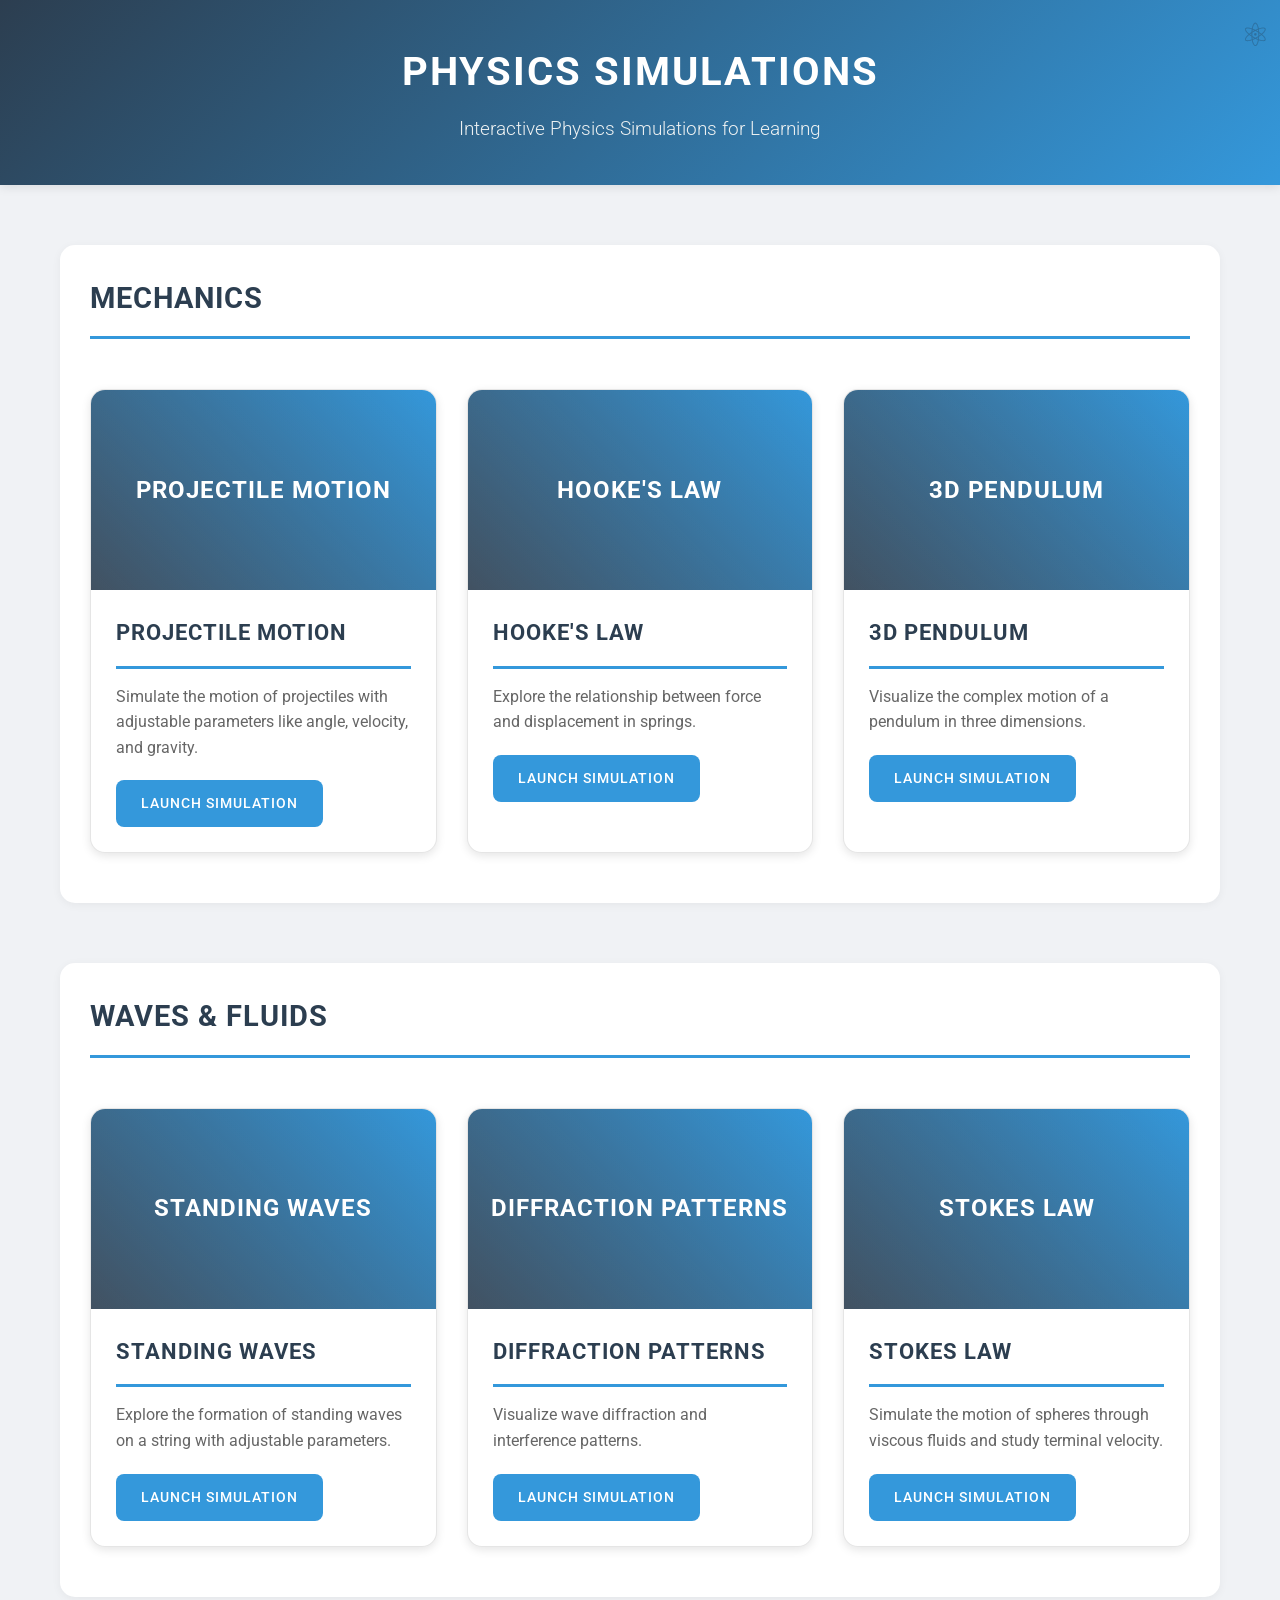
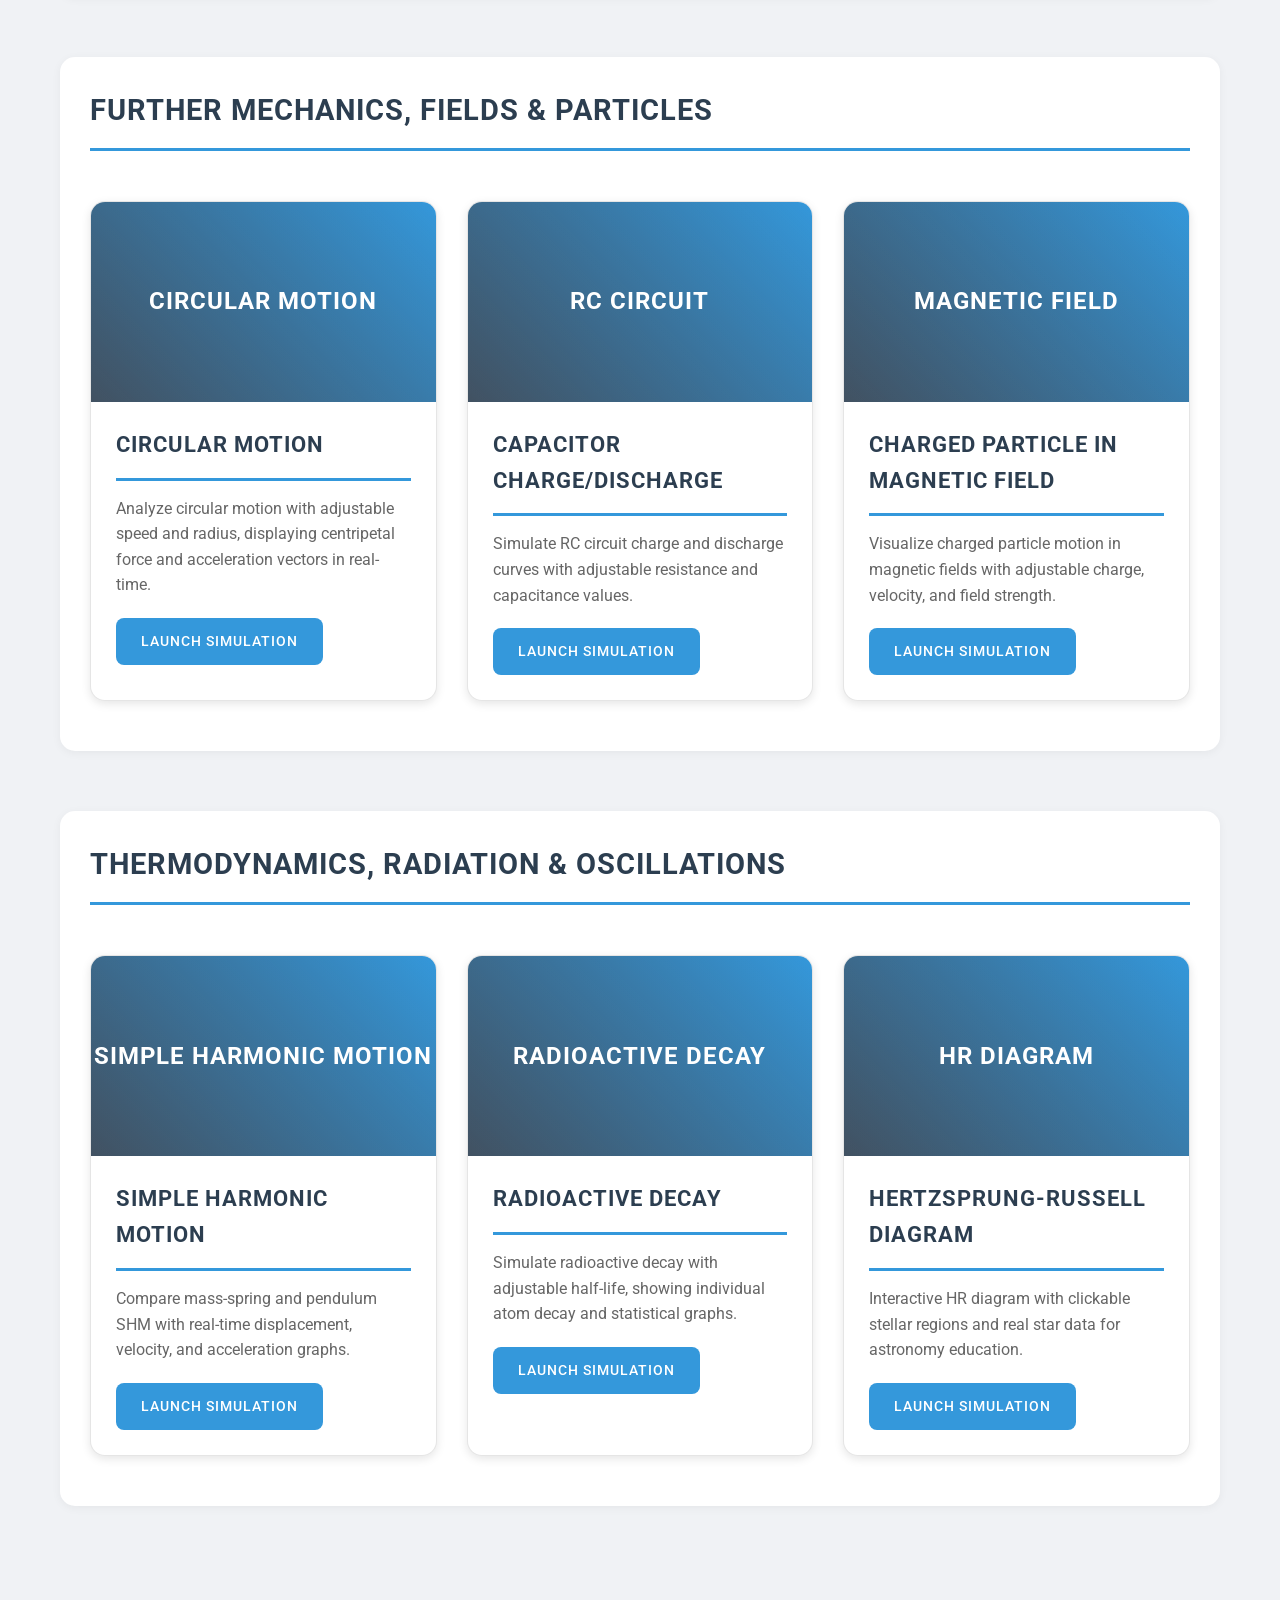
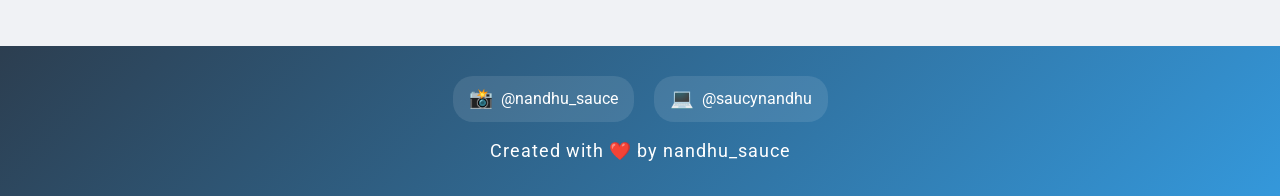
<file: index.html>
<!DOCTYPE html>
<html lang="en">
<head>
    <meta charset="UTF-8">
    <meta name="viewport" content="width=device-width, initial-scale=1.0">
    <title>Physics Simulations</title>
    <link href="https://fonts.googleapis.com/css2?family=Roboto:wght@300;400;500;700&display=swap" rel="stylesheet">
    <link rel="stylesheet" href="style.css">
</head>
<body>
    <header>
        <h1>Physics Simulations</h1>
        <p class="subtitle">Interactive Physics Simulations for Learning</p>
    </header>

    <div class="container">
        <div class="category">
            <h2>Mechanics</h2>
            <div class="simulations-grid">
                <div class="simulation-card">
                    <div class="card-image">Projectile Motion</div>
                    <div class="card-content">
                        <h2>Projectile Motion</h2>
                        <p>Simulate the motion of projectiles with adjustable parameters like angle, velocity, and gravity.</p>
                        <a href="projectile-motion/index.html" class="card-link">Launch Simulation</a>
                    </div>
                </div>

                <div class="simulation-card">
                    <div class="card-image">Hooke's Law</div>
                    <div class="card-content">
                        <h2>Hooke's Law</h2>
                        <p>Explore the relationship between force and displacement in springs.</p>
                        <a href="hookes-law/index.html" class="card-link">Launch Simulation</a>
                    </div>
                </div>

                <div class="simulation-card">
                    <div class="card-image">3D Pendulum</div>
                    <div class="card-content">
                        <h2>3D Pendulum</h2>
                        <p>Visualize the complex motion of a pendulum in three dimensions.</p>
                        <a href="3d-pendulum/index.html" class="card-link">Launch Simulation</a>
                    </div>
                </div>
            </div>
        </div>

        <div class="category">
            <h2>Waves & Fluids</h2>
            <div class="simulations-grid">
                <div class="simulation-card">
                    <div class="card-image">Standing Waves</div>
                    <div class="card-content">
                        <h2>Standing Waves</h2>
                        <p>Explore the formation of standing waves on a string with adjustable parameters.</p>
                        <a href="standing-waves/index.html" class="card-link">Launch Simulation</a>
                    </div>
                </div>

                <div class="simulation-card">
                    <div class="card-image">Diffraction Patterns</div>
                    <div class="card-content">
                        <h2>Diffraction Patterns</h2>
                        <p>Visualize wave diffraction and interference patterns.</p>
                        <a href="diffraction-patterns/index.html" class="card-link">Launch Simulation</a>
                    </div>
                </div>

                <div class="simulation-card">
                    <div class="card-image">Stokes Law</div>
                    <div class="card-content">
                        <h2>Stokes Law</h2>
                        <p>Simulate the motion of spheres through viscous fluids and study terminal velocity.</p>
                        <a href="stokes-law/index.html" class="card-link">Launch Simulation</a>
                    </div>
                </div>
            </div>
        </div>

        <div class="category">
            <h2>Further Mechanics, Fields & Particles</h2>
            <div class="simulations-grid">
                <div class="simulation-card">
                    <div class="card-image">Circular Motion</div>
                    <div class="card-content">
                        <h2>Circular Motion</h2>
                        <p>Analyze circular motion with adjustable speed and radius, displaying centripetal force and acceleration vectors in real-time.</p>
                        <a href="circular-motion/index.html" class="card-link">Launch Simulation</a>
                    </div>
                </div>

                <div class="simulation-card">
                    <div class="card-image">RC Circuit</div>
                    <div class="card-content">
                        <h2>Capacitor Charge/Discharge</h2>
                        <p>Simulate RC circuit charge and discharge curves with adjustable resistance and capacitance values.</p>
                        <a href="capacitor-rc/index.html" class="card-link">Launch Simulation</a>
                    </div>
                </div>

                <div class="simulation-card">
                    <div class="card-image">Magnetic Field</div>
                    <div class="card-content">
                        <h2>Charged Particle in Magnetic Field</h2>
                        <p>Visualize charged particle motion in magnetic fields with adjustable charge, velocity, and field strength.</p>
                        <a href="magnetic-field-particle/index.html" class="card-link">Launch Simulation</a>
                    </div>
                </div>
            </div>
        </div>

        <div class="category">
            <h2>Thermodynamics, Radiation & Oscillations</h2>
            <div class="simulations-grid">
                <div class="simulation-card">
                    <div class="card-image">Simple Harmonic Motion</div>
                    <div class="card-content">
                        <h2>Simple Harmonic Motion</h2>
                        <p>Compare mass-spring and pendulum SHM with real-time displacement, velocity, and acceleration graphs.</p>
                        <a href="simple-harmonic-motion/index.html" class="card-link">Launch Simulation</a>
                    </div>
                </div>

                <div class="simulation-card">
                    <div class="card-image">Radioactive Decay</div>
                    <div class="card-content">
                        <h2>Radioactive Decay</h2>
                        <p>Simulate radioactive decay with adjustable half-life, showing individual atom decay and statistical graphs.</p>
                        <a href="radioactive-decay/index.html" class="card-link">Launch Simulation</a>
                    </div>
                </div>

                <div class="simulation-card">
                    <div class="card-image">HR Diagram</div>
                    <div class="card-content">
                        <h2>Hertzsprung-Russell Diagram</h2>
                        <p>Interactive HR diagram with clickable stellar regions and real star data for astronomy education.</p>
                        <a href="hr-diagram/index.html" class="card-link">Launch Simulation</a>
                    </div>
                </div>
            </div>
        </div>
    </div>

    <footer>
        <div class="social-links">
            <a href="https://instagram.com/nandhu_sauce" target="_blank" class="social-link">
                <span class="social-icon">📸</span> @nandhu_sauce
            </a>
            <a href="https://github.com/saucynandhu" target="_blank" class="social-link">
                <span class="social-icon">💻</span> @saucynandhu
            </a>
        </div>
        <p>Created with ❤️ by nandhu_sauce</p>
    </footer>
</body>
</html>
</file>
<file: style.css>
/* Physics-themed color palette */
:root {
    --primary: #2c3e50;      /* Dark blue for headers */
    --secondary: #3498db;    /* Bright blue for accents */
    --accent: #e74c3c;       /* Red for highlights */
    --background: #f0f2f5;   /* Light gray for background */
    --card-bg: #ffffff;      /* White for cards */
    --text-primary: #2c3e50; /* Dark blue for main text */
    --text-secondary: #666;  /* Gray for secondary text */
    --success: #2ecc71;      /* Green for success states */
    --warning: #f1c40f;      /* Yellow for warnings */
}

* {
    margin: 0;
    padding: 0;
    box-sizing: border-box;
}

body {
    font-family: 'Roboto', Arial, sans-serif;
    line-height: 1.6;
    background-color: var(--background);
    color: var(--text-primary);
}

.container {
    max-width: 1200px;
    margin: 0 auto;
    padding: 20px;
}

/* Header Styles */
header {
    text-align: center;
    padding: 40px 0;
    background: linear-gradient(135deg, var(--primary), var(--secondary));
    color: white;
    margin-bottom: 40px;
    box-shadow: 0 2px 10px rgba(0,0,0,0.1);
}

h1 {
    font-size: 2.5em;
    margin-bottom: 10px;
    text-transform: uppercase;
    letter-spacing: 2px;
}

.subtitle {
    font-size: 1.2em;
    color: #ecf0f1;
    font-weight: 300;
}

/* Category Styles */
.category {
    margin-bottom: 60px;
    background: var(--card-bg);
    border-radius: 15px;
    padding: 30px;
    box-shadow: 0 2px 10px rgba(0,0,0,0.05);
}

.category h2 {
    color: var(--primary);
    margin-bottom: 30px;
    padding-bottom: 15px;
    border-bottom: 3px solid var(--secondary);
    font-size: 1.8em;
    text-transform: uppercase;
    letter-spacing: 1px;
}

/* Grid Layout */
.simulations-grid {
    display: grid;
    grid-template-columns: repeat(auto-fit, minmax(300px, 1fr));
    gap: 30px;
    padding: 20px 0;
}

/* Card Styles */
.simulation-card {
    background-color: var(--card-bg);
    border-radius: 15px;
    overflow: hidden;
    box-shadow: 0 3px 10px rgba(0,0,0,0.1);
    transition: all 0.3s ease;
    border: 1px solid rgba(0,0,0,0.1);
}

.simulation-card:hover {
    transform: translateY(-5px);
    box-shadow: 0 5px 20px rgba(0,0,0,0.15);
}

.card-image {
    width: 100%;
    height: 200px;
    background: linear-gradient(45deg, var(--primary), var(--secondary));
    display: flex;
    align-items: center;
    justify-content: center;
    color: white;
    font-size: 1.5em;
    font-weight: bold;
    text-transform: uppercase;
    letter-spacing: 1px;
    position: relative;
    overflow: hidden;
}

.card-image::after {
    content: '';
    position: absolute;
    top: 0;
    left: 0;
    right: 0;
    bottom: 0;
    background: linear-gradient(45deg, rgba(255,255,255,0.1), transparent);
}

.card-content {
    padding: 25px;
}

.card-content h2 {
    color: var(--primary);
    margin-bottom: 15px;
    font-size: 1.4em;
}

.card-content p {
    color: var(--text-secondary);
    margin-bottom: 20px;
    line-height: 1.6;
}

.card-link {
    display: inline-block;
    padding: 12px 25px;
    background-color: var(--secondary);
    color: white;
    text-decoration: none;
    border-radius: 8px;
    transition: all 0.3s ease;
    font-weight: 500;
    text-transform: uppercase;
    letter-spacing: 1px;
    font-size: 0.9em;
}

.card-link:hover {
    background-color: var(--primary);
    transform: translateY(-2px);
}

/* Footer Styles */
footer {
    text-align: center;
    padding: 30px;
    background: linear-gradient(135deg, var(--primary), var(--secondary));
    color: white;
    margin-top: 60px;
}

.social-links {
    display: flex;
    justify-content: center;
    gap: 20px;
    margin-bottom: 15px;
}

.social-link {
    color: white;
    text-decoration: none;
    display: flex;
    align-items: center;
    gap: 8px;
    padding: 8px 16px;
    border-radius: 20px;
    background: rgba(255, 255, 255, 0.1);
    transition: all 0.3s ease;
}

.social-link:hover {
    background: rgba(255, 255, 255, 0.2);
    transform: translateY(-2px);
}

.social-icon {
    font-size: 1.2em;
}

footer p {
    font-size: 1.1em;
    letter-spacing: 1px;
    margin-top: 10px;
}

/* Responsive Design */
@media (max-width: 768px) {
    .container {
        padding: 10px;
    }
    
    .category {
        padding: 20px;
    }
    
    .simulations-grid {
        grid-template-columns: 1fr;
    }
    
    .card-image {
        height: 150px;
    }
    
    h1 {
        font-size: 2em;
    }
    
    .subtitle {
        font-size: 1em;
    }
}

/* Physics-themed decorative elements */
.category::before {
    content: '⚛';
    position: absolute;
    top: 10px;
    right: 10px;
    font-size: 2em;
    opacity: 0.1;
    color: var(--primary);
}

/* Animation for cards */
@keyframes fadeIn {
    from {
        opacity: 0;
        transform: translateY(20px);
    }
    to {
        opacity: 1;
        transform: translateY(0);
    }
}

.simulation-card {
    animation: fadeIn 0.5s ease-out forwards;
}
</file>
